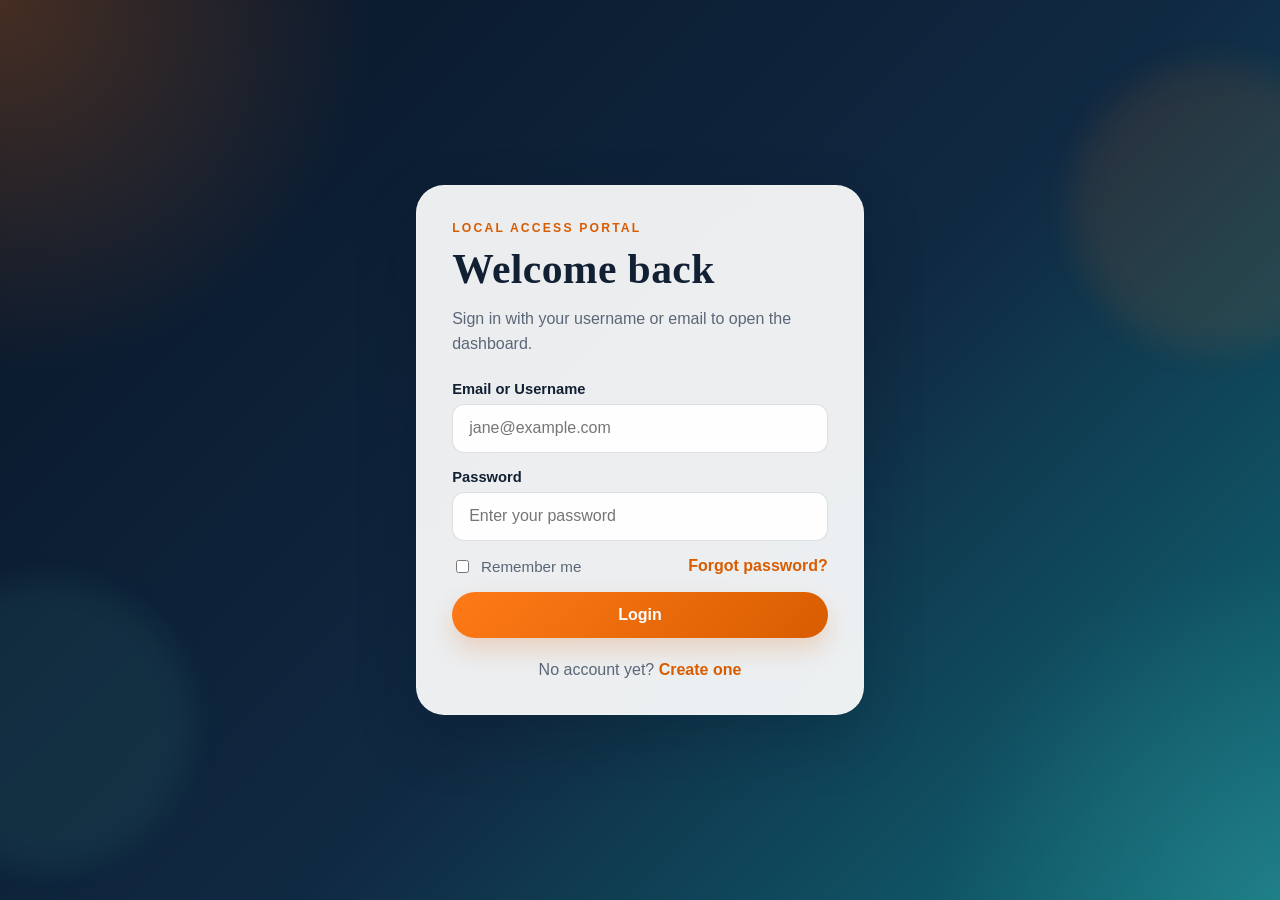
<file: index.html>
<!DOCTYPE html>
<html lang="en">
<head>
<meta charset="UTF-8">
<meta name="viewport" content="width=device-width, initial-scale=1.0">
<title>Sign In</title>
<link rel="stylesheet" href="styles.css">
</head>
<body class="auth-page" data-page="login">
    <div class="page-shell">
        <section class="auth-card">
            <p class="brand-kicker">Local Access Portal</p>
            <h1 class="page-title">Welcome back</h1>
            <p class="page-copy">Sign in with your username or email to open the dashboard.</p>

            <div id="loginMessage" class="form-message" aria-live="polite"></div>

            <form id="loginForm" class="auth-form" novalidate>
                <label class="field">
                    <span>Email or Username</span>
                    <input id="loginIdentifier" class="input" type="text" placeholder="jane@example.com" autocomplete="username" required>
                </label>

                <label class="field">
                    <span>Password</span>
                    <input id="loginPassword" class="input" type="password" placeholder="Enter your password" autocomplete="current-password" required>
                </label>

                <div class="form-row">
                    <label class="checkbox-row">
                        <input id="rememberMe" type="checkbox">
                        <span>Remember me</span>
                    </label>

                    <a id="forgotPasswordLink" class="text-link" href="#">Forgot password?</a>
                </div>

                <button class="btn btn-primary" type="submit">Login</button>
            </form>

            <p class="footer-copy">
                No account yet?
                <a class="text-link" href="registration.html">Create one</a>
            </p>
        </section>
    </div>

    <script src="app.js"></script>
</body>
</html>
</file>
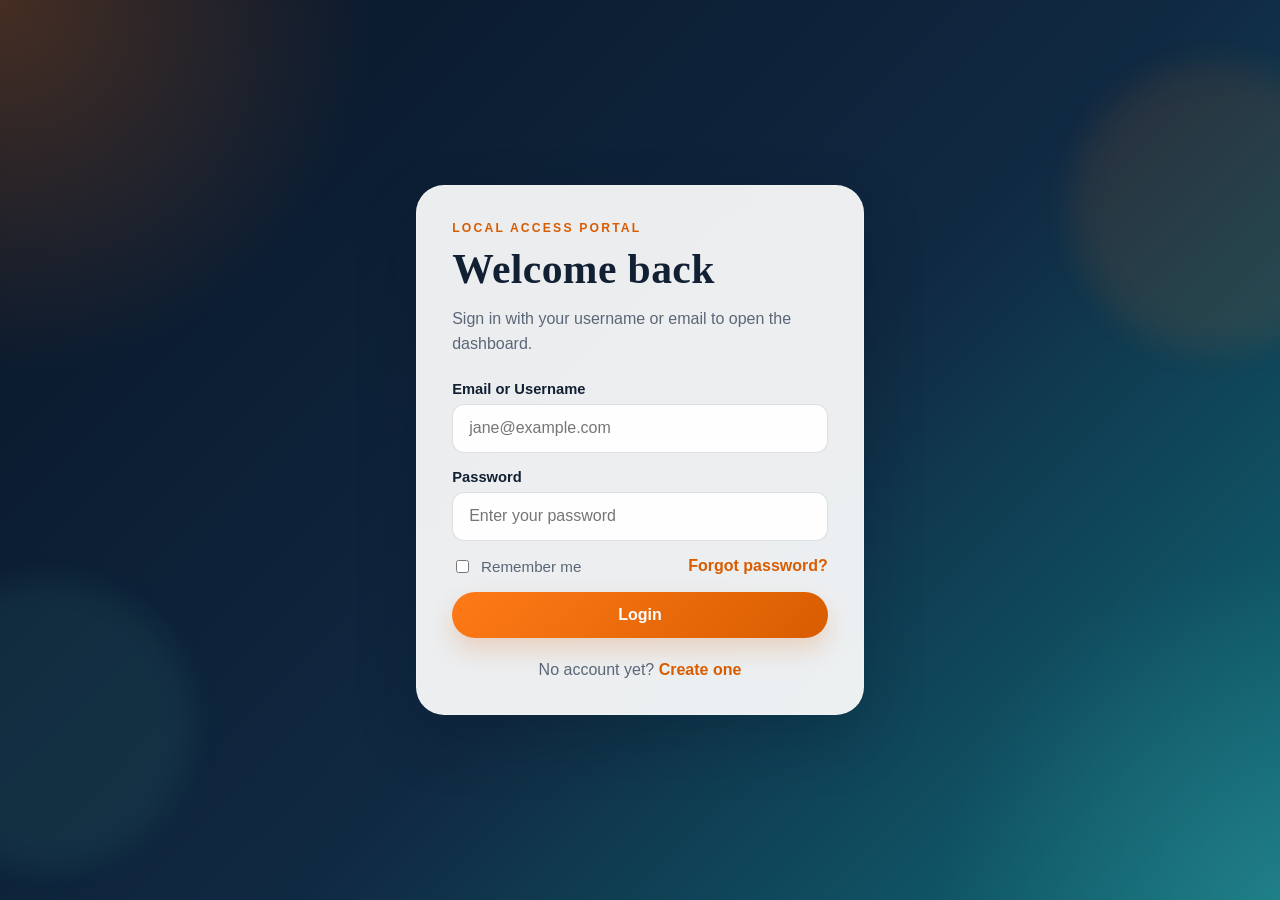
<file: dashboard.html>
<!DOCTYPE html>
<html lang="en">
<head>
<meta charset="UTF-8">
<meta name="viewport" content="width=device-width, initial-scale=1.0">
<title>Dashboard</title>
<link rel="stylesheet" href="styles.css">
</head>
<body class="dashboard-page" data-page="dashboard">
    <main class="dashboard-shell">
        <header class="dashboard-header">
            <div>
                <p class="brand-kicker">User Dashboard</p>
                <h1 id="welcomeHeading" class="dashboard-title">Welcome</h1>
                <p class="page-copy">This dashboard is protected by the shared login state stored in your browser.</p>
            </div>

            <div class="header-actions">
                <span id="sessionMode" class="tag">Session</span>
                <button class="btn btn-secondary" type="button" data-action="logout">Logout</button>
            </div>
        </header>

        <section class="summary-grid">
            <article class="summary-card">
                <span class="summary-label">Total Tasks</span>
                <strong id="totalTasks" class="summary-value">0</strong>
            </article>
            <article class="summary-card">
                <span class="summary-label">Completed</span>
                <strong id="completedTasks" class="summary-value">0</strong>
            </article>
            <article class="summary-card">
                <span class="summary-label">Pending</span>
                <strong id="pendingTasks" class="summary-value">0</strong>
            </article>
        </section>

        <section class="dashboard-grid">
            <article class="panel">
                <div class="panel-head">
                    <h2>Account Overview</h2>
                </div>

                <dl class="details-list">
                    <div class="detail-row">
                        <dt>Name</dt>
                        <dd id="profileName">-</dd>
                    </div>
                    <div class="detail-row">
                        <dt>Username</dt>
                        <dd id="profileUsername">-</dd>
                    </div>
                    <div class="detail-row">
                        <dt>Email</dt>
                        <dd id="profileEmail">-</dd>
                    </div>
                    <div class="detail-row">
                        <dt>Member Since</dt>
                        <dd id="profileJoined">-</dd>
                    </div>
                    <div class="detail-row">
                        <dt>Last Login</dt>
                        <dd id="profileLastLogin">-</dd>
                    </div>
                </dl>
            </article>

            <article class="panel panel-large">
                <div class="panel-head">
                    <div>
                        <h2>Task Manager</h2>
                        <p class="panel-copy">Add quick dashboard tasks, mark them complete, or remove them.</p>
                    </div>
                    <button id="clearCompletedBtn" class="btn btn-ghost" type="button">Clear Completed</button>
                </div>

                <div id="taskMessage" class="form-message" aria-live="polite"></div>

                <form id="taskForm" class="task-form" novalidate>
                    <input id="taskInput" class="input" type="text" placeholder="Add a new task">
                    <button class="btn btn-primary" type="submit">Add Task</button>
                </form>

                <ul id="taskList" class="task-list"></ul>
                <p id="emptyState" class="empty-state">No tasks yet. Add your first item above.</p>
            </article>
        </section>
    </main>

    <script src="app.js"></script>
</body>
</html>
</file>
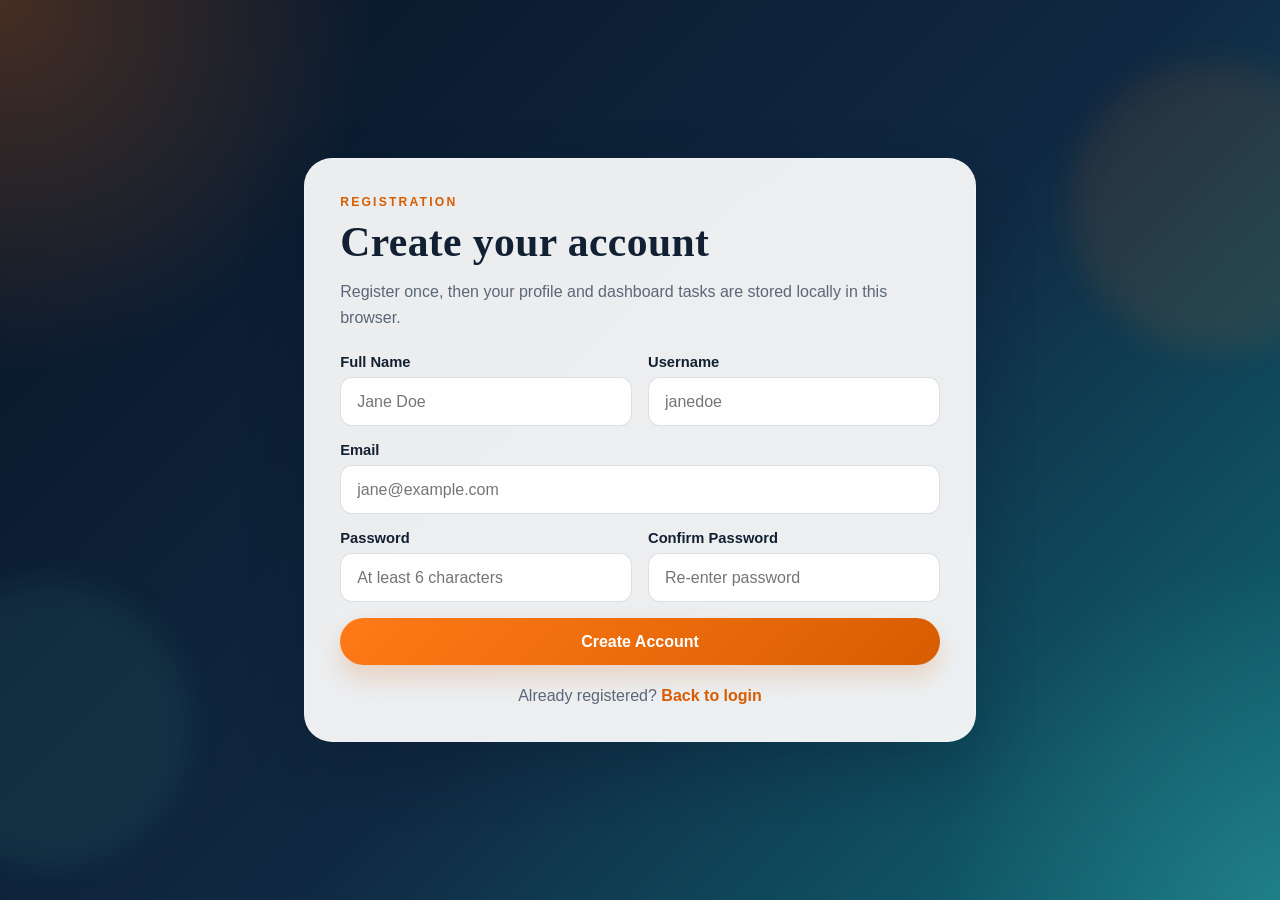
<file: registration.html>
<!DOCTYPE html>
<html lang="en">
<head>
<meta charset="UTF-8">
<meta name="viewport" content="width=device-width, initial-scale=1.0">
<title>Create Account</title>
<link rel="stylesheet" href="styles.css">
</head>
<body class="auth-page" data-page="register">
    <div class="page-shell">
        <section class="auth-card auth-card-wide">
            <p class="brand-kicker">Registration</p>
            <h1 class="page-title">Create your account</h1>
            <p class="page-copy">Register once, then your profile and dashboard tasks are stored locally in this browser.</p>

            <div id="registerMessage" class="form-message" aria-live="polite"></div>

            <form id="registerForm" class="auth-form" novalidate>
                <div class="field-grid">
                    <label class="field">
                        <span>Full Name</span>
                        <input id="registerName" class="input" type="text" placeholder="Jane Doe" autocomplete="name" required>
                    </label>

                    <label class="field">
                        <span>Username</span>
                        <input id="registerUsername" class="input" type="text" placeholder="janedoe" autocomplete="username" required>
                    </label>
                </div>

                <label class="field">
                    <span>Email</span>
                    <input id="registerEmail" class="input" type="email" placeholder="jane@example.com" autocomplete="email" required>
                </label>

                <div class="field-grid">
                    <label class="field">
                        <span>Password</span>
                        <input id="registerPassword" class="input" type="password" placeholder="At least 6 characters" autocomplete="new-password" required>
                    </label>

                    <label class="field">
                        <span>Confirm Password</span>
                        <input id="registerConfirmPassword" class="input" type="password" placeholder="Re-enter password" autocomplete="new-password" required>
                    </label>
                </div>

                <button class="btn btn-primary" type="submit">Create Account</button>
            </form>

            <p class="footer-copy">
                Already registered?
                <a class="text-link" href="index.html">Back to login</a>
            </p>
        </section>
    </div>

    <script src="app.js"></script>
</body>
</html>
</file>
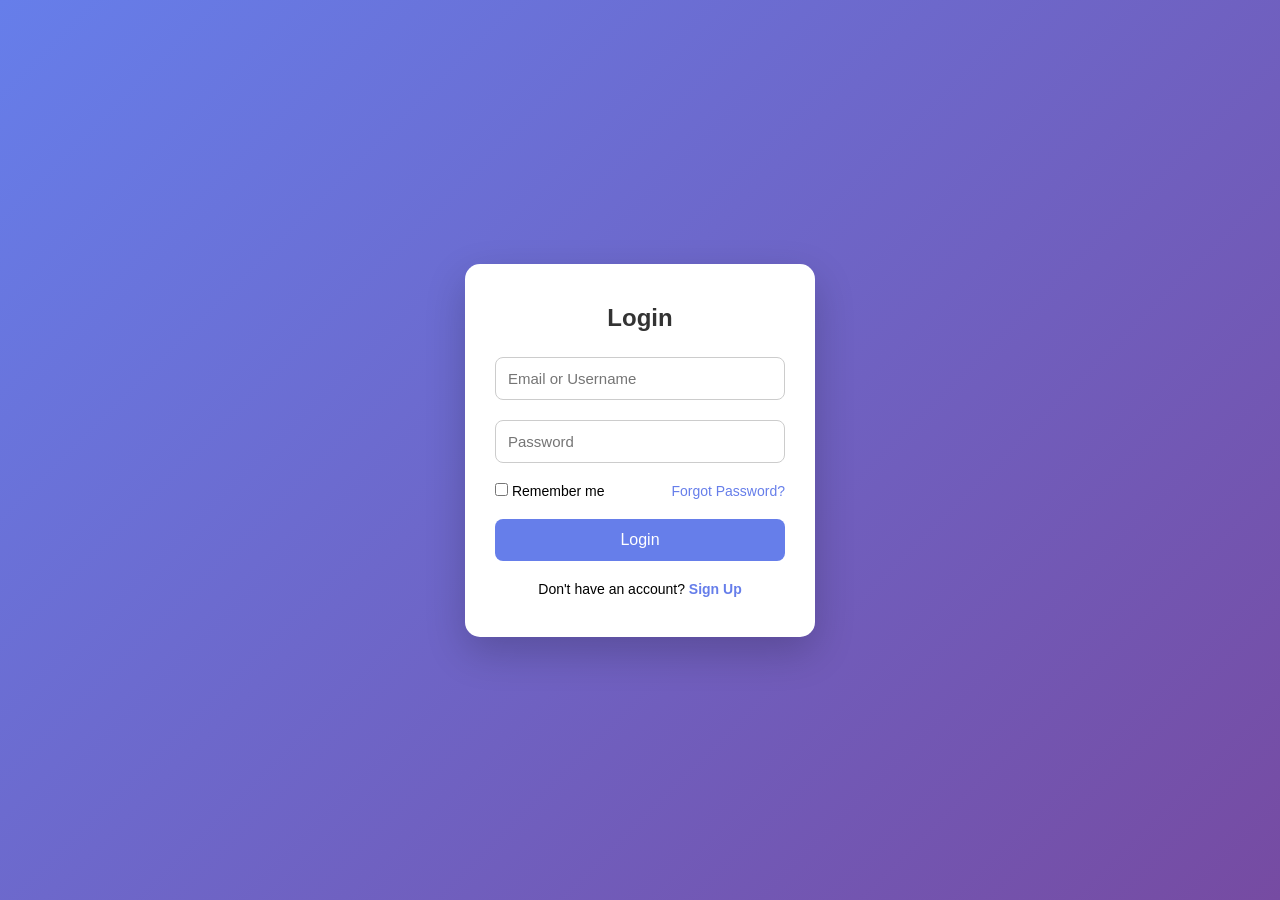
<file: Index/index2.html>
<!DOCTYPE html>
<html lang="en">
<head>
<meta charset="UTF-8">
<meta name="viewport" content="width=device-width, initial-scale=1.0">
<title>Login Page</title>

<style>

*{
    margin:0;
    padding:0;
    box-sizing:border-box;
    font-family: Arial, Helvetica, sans-serif;
}

body{
    height:100vh;
    display:flex;
    justify-content:center;
    align-items:center;
    background:linear-gradient(135deg,#667eea,#764ba2);
}

.login-container{
    width:350px;
    background:white;
    padding:40px 30px;
    border-radius:15px;
    box-shadow:0 15px 40px rgba(0,0,0,0.2);
    text-align:center;
}

.login-container h2{
    margin-bottom:25px;
    color:#333;
}

.input-group{
    position:relative;
    margin-bottom:20px;
}

.input-group input{
    width:100%;
    padding:12px 12px;
    border:1px solid #ccc;
    border-radius:8px;
    outline:none;
    font-size:15px;
    transition:0.3s;
}

.input-group input:focus{
    border-color:#667eea;
    box-shadow:0 0 5px rgba(102,126,234,0.4);
}

.options{
    display:flex;
    justify-content:space-between;
    font-size:14px;
    margin-bottom:20px;
}

.options a{
    text-decoration:none;
    color:#667eea;
}

button{
    width:100%;
    padding:12px;
    border:none;
    border-radius:8px;
    background:#667eea;
    color:white;
    font-size:16px;
    cursor:pointer;
    transition:0.3s;
}

button:hover{
    background:#5563d1;
}

.signup{
    margin-top:20px;
    font-size:14px;
}

.signup a{
    text-decoration:none;
    color:#667eea;
    font-weight:bold;
}

</style>
</head>

<body>

<div class="login-container">

<h2>Login</h2>

<form>

<div class="input-group">
<input type="text" placeholder="Email or Username">
</div>

<div class="input-group">
<input type="password" placeholder="Password">
</div>

<div class="options">
<label>
<input type="checkbox"> Remember me
</label>

<a href="#">Forgot Password?</a>
</div>

<button type="submit">Login</button>

<div class="signup">
Don't have an account? <a href="#">Sign Up</a>
</div>

</form>

</div>

</body>
</html>
</file>
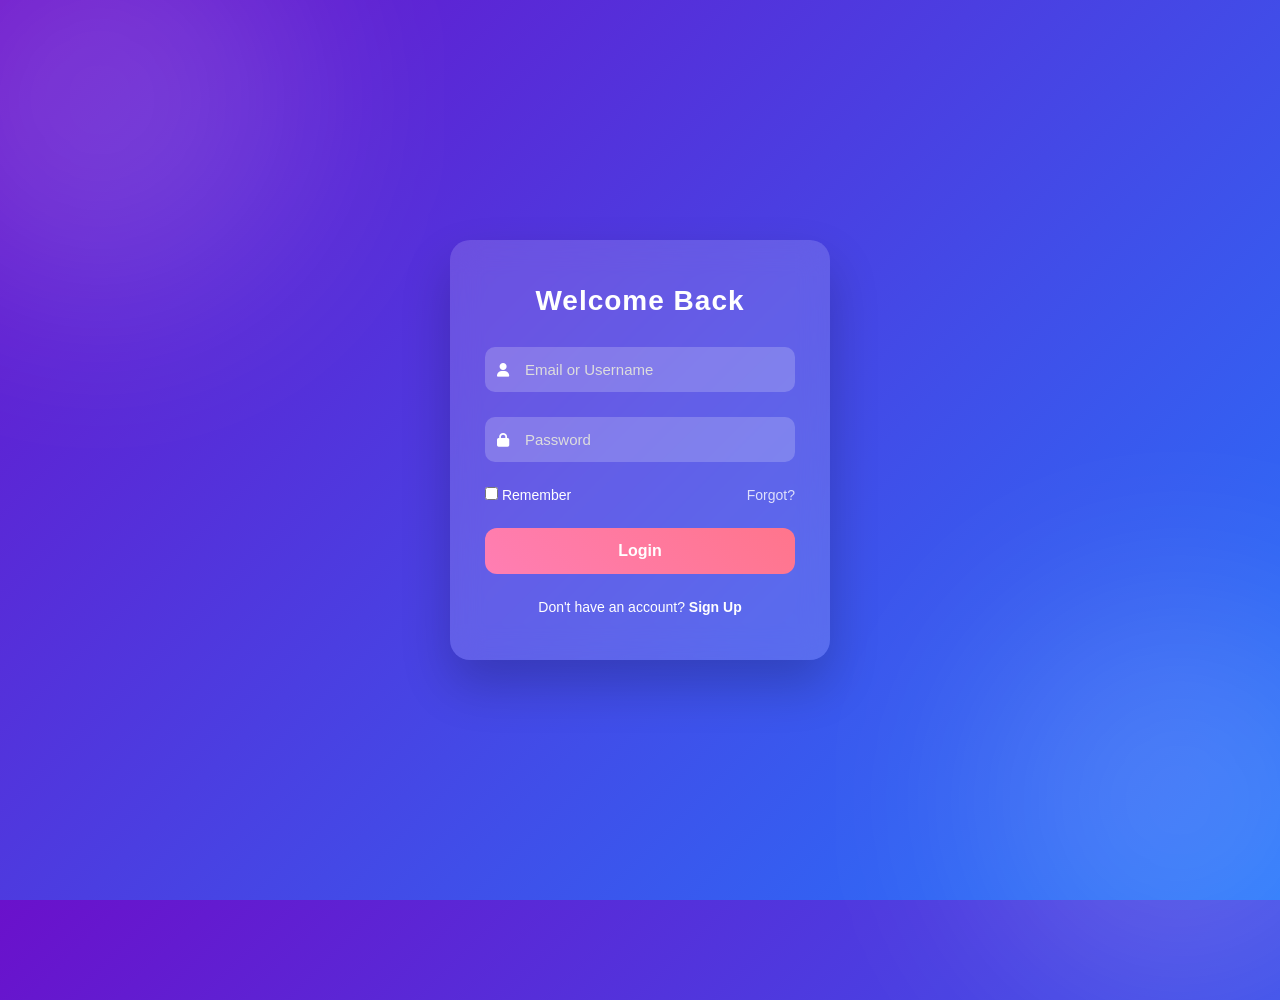
<file: Index/index3.html>
<!DOCTYPE html>
<html lang="en">
<head>
<meta charset="UTF-8">
<meta name="viewport" content="width=device-width, initial-scale=1.0">
<title>Beautiful Login</title>

<link rel="stylesheet" href="https://cdnjs.cloudflare.com/ajax/libs/font-awesome/6.5.0/css/all.min.css">

<style>

*{
margin:0;
padding:0;
box-sizing:border-box;
font-family:'Segoe UI',sans-serif;
}

body{
height:100vh;
display:flex;
justify-content:center;
align-items:center;
background:linear-gradient(135deg,#6a11cb,#2575fc);
overflow:hidden;
}

/* floating background circles */

body::before,
body::after{
content:"";
position:absolute;
width:400px;
height:400px;
border-radius:50%;
background:rgba(255,255,255,0.15);
filter:blur(100px);
}

body::before{
top:-100px;
left:-100px;
}

body::after{
bottom:-100px;
right:-100px;
}

/* glass card */

.login-container{
width:380px;
padding:45px 35px;
border-radius:20px;
background:rgba(255,255,255,0.15);
backdrop-filter:blur(15px);
box-shadow:0 25px 50px rgba(0,0,0,0.2);
color:white;
text-align:center;
}

/* title */

.login-container h2{
font-size:28px;
margin-bottom:30px;
letter-spacing:1px;
}

/* input box */

.input-group{
position:relative;
margin-bottom:25px;
}

.input-group input{
width:100%;
padding:14px 40px;
border:none;
outline:none;
border-radius:10px;
background:rgba(255,255,255,0.2);
color:white;
font-size:15px;
}

.input-group input::placeholder{
color:#ddd;
}

/* icon */

.input-group i{
position:absolute;
left:12px;
top:50%;
transform:translateY(-50%);
color:#fff;
font-size:14px;
}

/* focus effect */

.input-group input:focus{
background:rgba(255,255,255,0.3);
box-shadow:0 0 10px rgba(255,255,255,0.3);
}

/* options */

.options{
display:flex;
justify-content:space-between;
font-size:14px;
margin-bottom:25px;
}

.options a{
text-decoration:none;
color:#fff;
opacity:0.8;
}

.options a:hover{
opacity:1;
}

/* button */

button{
width:100%;
padding:14px;
border:none;
border-radius:12px;
background:linear-gradient(45deg,#ff7eb3,#ff758c);
color:white;
font-size:16px;
font-weight:bold;
cursor:pointer;
transition:0.3s;
}

button:hover{
transform:translateY(-2px);
box-shadow:0 10px 25px rgba(0,0,0,0.3);
}

/* signup */

.signup{
margin-top:25px;
font-size:14px;
}

.signup a{
color:#fff;
font-weight:bold;
text-decoration:none;
}

.signup a:hover{
text-decoration:underline;
}

/* small animation */

.login-container{
animation:fade 1s ease;
}

@keyframes fade{
from{
opacity:0;
transform:translateY(20px);
}
to{
opacity:1;
transform:translateY(0);
}
}

</style>

</head>

<body>

<div class="login-container">

<h2>Welcome Back</h2>

<form>

<div class="input-group">
<i class="fa fa-user"></i>
<input type="text" placeholder="Email or Username">
</div>

<div class="input-group">
<i class="fa fa-lock"></i>
<input type="password" placeholder="Password">
</div>

<div class="options">
<label>
<input type="checkbox"> Remember
</label>

<a href="#">Forgot?</a>
</div>

<button type="submit">Login</button>

<div class="signup">
Don't have an account? <a href="#">Sign Up</a>
</div>

</form>

</div>

</body>
</html>
</file>
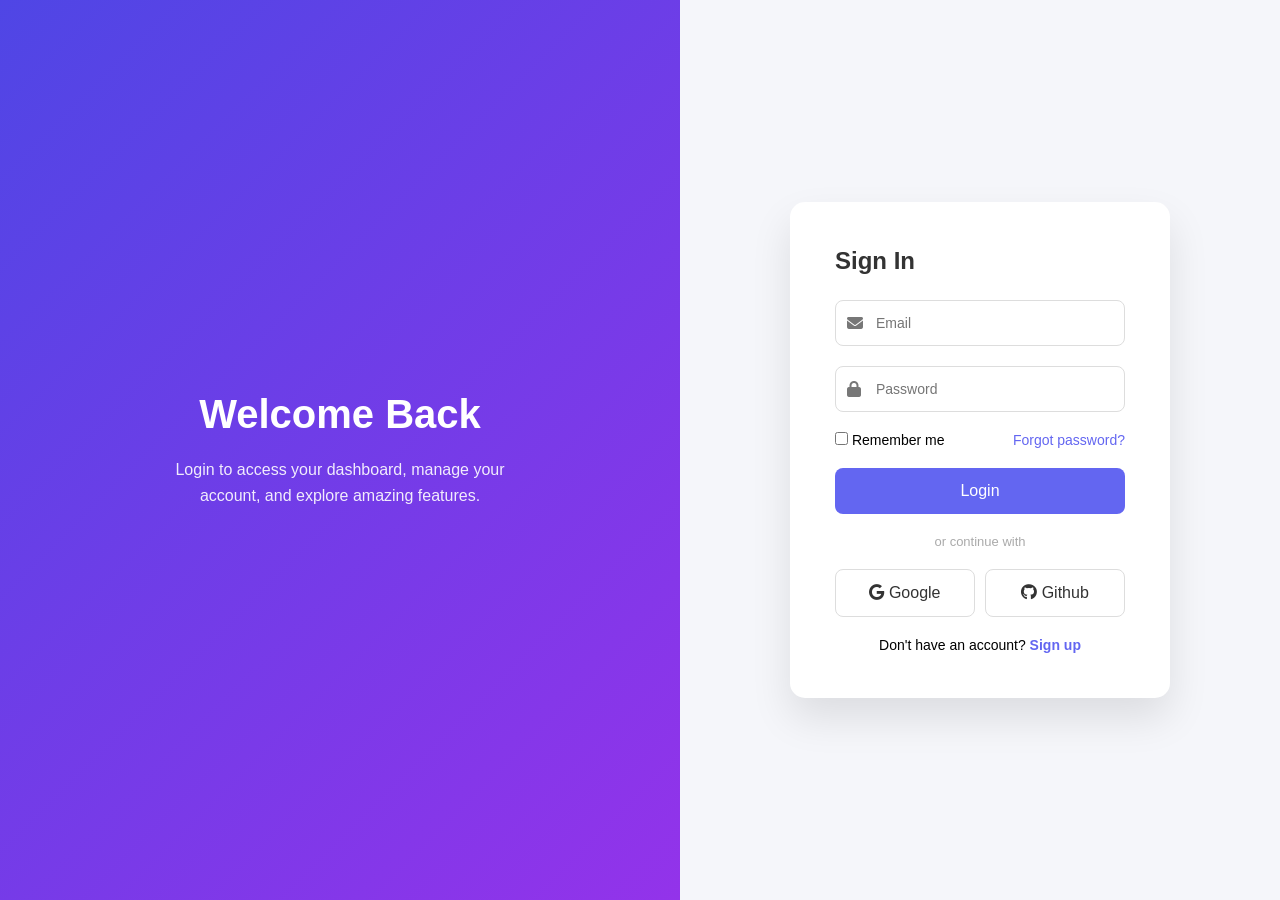
<file: Index/index4.html>
<!DOCTYPE html>
<html lang="en">
<head>
<meta charset="UTF-8">
<meta name="viewport" content="width=device-width, initial-scale=1.0">
<title>Premium Login</title>

<link rel="stylesheet" href="https://cdnjs.cloudflare.com/ajax/libs/font-awesome/6.5.0/css/all.min.css">

<style>

*{
margin:0;
padding:0;
box-sizing:border-box;
font-family: "Segoe UI", sans-serif;
}

body{
height:100vh;
display:flex;
}

/* LEFT SIDE */

.left{
flex:1;
background:linear-gradient(135deg,#4f46e5,#9333ea);
color:white;
display:flex;
flex-direction:column;
justify-content:center;
align-items:center;
padding:40px;
text-align:center;
}

.left h1{
font-size:40px;
margin-bottom:20px;
}

.left p{
font-size:16px;
max-width:350px;
opacity:0.9;
line-height:1.6;
}

/* RIGHT SIDE */

.right{
flex:1;
display:flex;
justify-content:center;
align-items:center;
background:#f5f6fa;
}

.login-card{
width:380px;
background:white;
padding:45px;
border-radius:15px;
box-shadow:0 20px 40px rgba(0,0,0,0.1);
}

.login-card h2{
margin-bottom:25px;
color:#333;
}

/* INPUT */

.input-box{
position:relative;
margin-bottom:20px;
}

.input-box input{
width:100%;
padding:14px 40px;
border:1px solid #ddd;
border-radius:8px;
outline:none;
font-size:14px;
transition:0.3s;
}

.input-box input:focus{
border-color:#6366f1;
box-shadow:0 0 8px rgba(99,102,241,0.2);
}

.input-box i{
position:absolute;
left:12px;
top:50%;
transform:translateY(-50%);
color:#777;
}

/* OPTIONS */

.options{
display:flex;
justify-content:space-between;
font-size:14px;
margin-bottom:20px;
}

.options a{
text-decoration:none;
color:#6366f1;
}

/* BUTTON */

button{
width:100%;
padding:14px;
border:none;
border-radius:8px;
background:#6366f1;
color:white;
font-size:16px;
cursor:pointer;
transition:0.3s;
}

button:hover{
background:#4f46e5;
}

/* DIVIDER */

.divider{
text-align:center;
margin:20px 0;
color:#aaa;
font-size:13px;
}

/* SOCIAL LOGIN */

.social{
display:flex;
gap:10px;
}

.social button{
flex:1;
background:white;
border:1px solid #ddd;
color:#333;
}

.social button:hover{
background:#f2f2f2;
}

/* SIGNUP */

.signup{
margin-top:20px;
font-size:14px;
text-align:center;
}

.signup a{
color:#6366f1;
text-decoration:none;
font-weight:600;
}

</style>
</head>

<body>

<div class="left">

<h1>Welcome Back</h1>
<p>
Login to access your dashboard, manage your account,
and explore amazing features.
</p>

</div>


<div class="right">

<div class="login-card">

<h2>Sign In</h2>

<form>

<div class="input-box">
<i class="fa fa-envelope"></i>
<input type="text" placeholder="Email">
</div>

<div class="input-box">
<i class="fa fa-lock"></i>
<input type="password" placeholder="Password">
</div>

<div class="options">
<label><input type="checkbox"> Remember me</label>
<a href="#">Forgot password?</a>
</div>

<button>Login</button>

<div class="divider">or continue with</div>

<div class="social">
<button><i class="fab fa-google"></i> Google</button>
<button><i class="fab fa-github"></i> Github</button>
</div>

<div class="signup">
Don't have an account? <a href="#">Sign up</a>
</div>

</form>

</div>

</div>

</body>
</html>
</file>
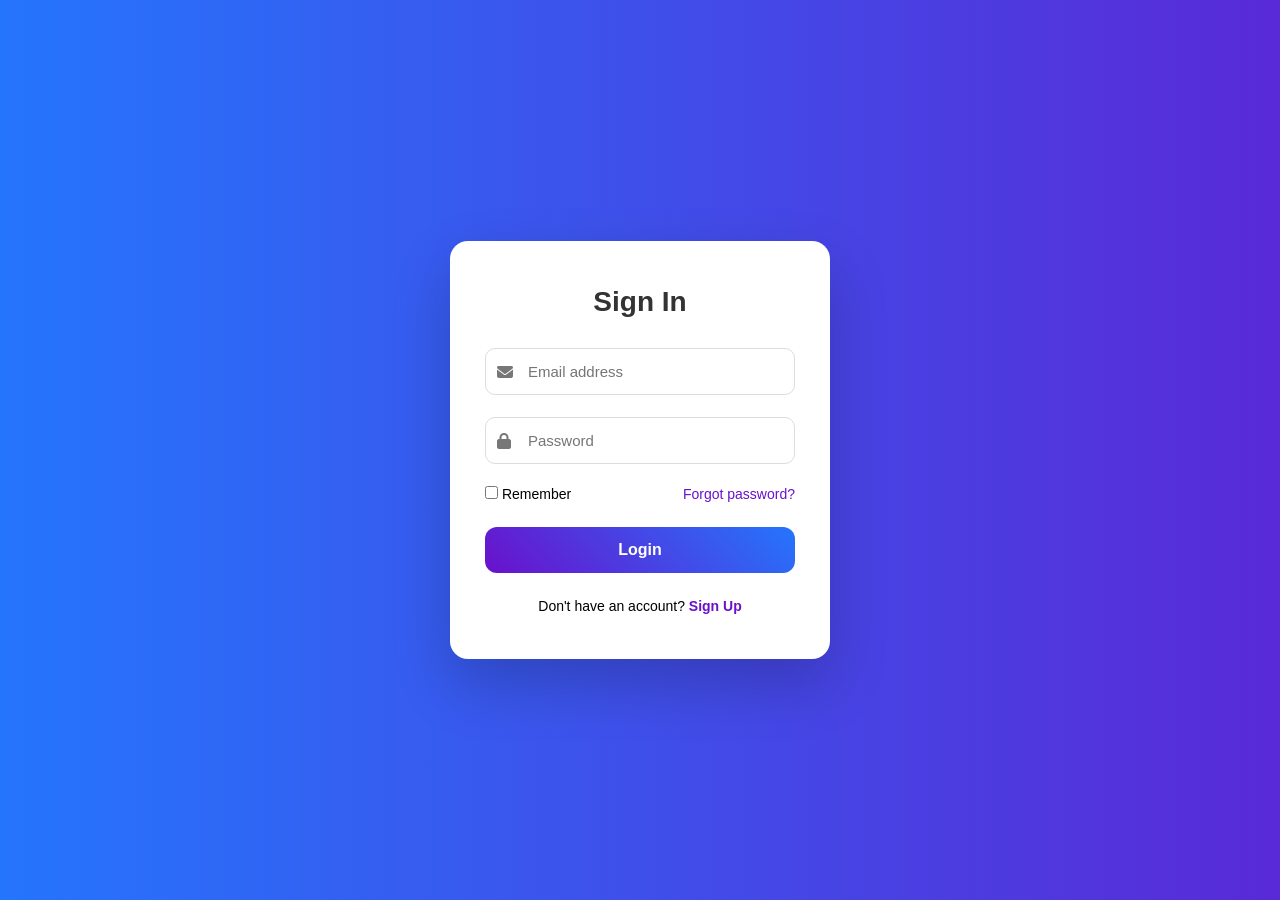
<file: Index/index5.html>
<!DOCTYPE html>
<html lang="en">
<head>
<meta charset="UTF-8">
<meta name="viewport" content="width=device-width, initial-scale=1.0">
<title>Luxury Gradient Login</title>

<link rel="stylesheet" href="https://cdnjs.cloudflare.com/ajax/libs/font-awesome/6.5.0/css/all.min.css">

<style>

*{
margin:0;
padding:0;
box-sizing:border-box;
font-family:'Segoe UI',sans-serif;
}

/* Animated gradient background */

body{
height:100vh;
display:flex;
justify-content:center;
align-items:center;

background:linear-gradient(270deg,#ff7e5f,#feb47b,#6a11cb,#2575fc);

background-size:400% 400%;
animation:gradientMove 10s ease infinite;
}

/* Gradient animation */

@keyframes gradientMove{

0%{background-position:0% 50%;}
50%{background-position:100% 50%;}
100%{background-position:0% 50%;}

}

/* Login Card */

.login-card{

width:380px;
padding:45px 35px;

background:white;

border-radius:18px;

box-shadow:0 25px 60px rgba(0,0,0,0.2);

text-align:center;

}

/* Title */

.login-card h2{

font-size:28px;
margin-bottom:30px;
color:#333;

}

/* Input Fields */

.input-box{
position:relative;
margin-bottom:22px;
}

.input-box input{

width:100%;
padding:14px 42px;

border-radius:10px;
border:1px solid #ddd;

outline:none;
font-size:15px;

transition:0.3s;

}

.input-box input:focus{

border-color:#6a11cb;
box-shadow:0 0 10px rgba(106,17,203,0.3);

}

/* Icons */

.input-box i{

position:absolute;
left:12px;
top:50%;
transform:translateY(-50%);
color:#777;

}

/* Options */

.options{

display:flex;
justify-content:space-between;
font-size:14px;
margin-bottom:25px;

}

.options a{

text-decoration:none;
color:#6a11cb;

}

/* Button */

button{

width:100%;
padding:14px;

border:none;
border-radius:12px;

background:linear-gradient(45deg,#6a11cb,#2575fc);

color:white;

font-size:16px;
font-weight:bold;

cursor:pointer;

transition:0.3s;

}

button:hover{

transform:translateY(-3px);

box-shadow:0 10px 25px rgba(0,0,0,0.25);

}

/* Signup */

.signup{

margin-top:25px;
font-size:14px;

}

.signup a{

color:#6a11cb;
font-weight:600;
text-decoration:none;

}

/* Card animation */

.login-card{

animation:fadeIn 1s ease;

}

@keyframes fadeIn{

from{
opacity:0;
transform:translateY(20px);
}

to{
opacity:1;
transform:translateY(0);
}

}

</style>

</head>

<body>

<div class="login-card">

<h2>Sign In</h2>

<form>

<div class="input-box">
<i class="fa fa-envelope"></i>
<input type="text" placeholder="Email address">
</div>

<div class="input-box">
<i class="fa fa-lock"></i>
<input type="password" placeholder="Password">
</div>

<div class="options">
<label><input type="checkbox"> Remember</label>
<a href="#">Forgot password?</a>
</div>

<button>Login</button>

<div class="signup">
Don't have an account? <a href="#">Sign Up</a>
</div>

</form>

</div>

</body>
</html>
</file>
<file: styles.css>
:root {
    --bg-1: #081426;
    --bg-2: #102942;
    --bg-3: #0f6b77;
    --panel: rgba(255, 255, 255, 0.92);
    --panel-border: rgba(255, 255, 255, 0.25);
    --text: #122033;
    --muted: #5b6778;
    --accent: #ff7a18;
    --accent-dark: #d85d00;
    --accent-soft: rgba(255, 122, 24, 0.18);
    --success: #0a8f67;
    --danger: #c0392b;
    --shadow: 0 24px 60px rgba(3, 16, 34, 0.22);
    --radius-xl: 28px;
    --radius-lg: 18px;
    --radius-md: 12px;
}

* {
    box-sizing: border-box;
}

html {
    min-height: 100%;
}

body {
    margin: 0;
    min-height: 100vh;
    color: var(--text);
    font-family: "Trebuchet MS", "Segoe UI", sans-serif;
    background:
        radial-gradient(circle at top left, rgba(255, 122, 24, 0.25), transparent 24%),
        radial-gradient(circle at bottom right, rgba(83, 193, 196, 0.24), transparent 22%),
        linear-gradient(135deg, var(--bg-1), var(--bg-2) 55%, var(--bg-3));
}

body::before,
body::after {
    content: "";
    position: fixed;
    width: 18rem;
    height: 18rem;
    border-radius: 999px;
    filter: blur(16px);
    opacity: 0.4;
    z-index: 0;
    pointer-events: none;
}

body::before {
    top: 4rem;
    right: -5rem;
    background: rgba(255, 122, 24, 0.25);
}

body::after {
    left: -6rem;
    bottom: 2rem;
    background: rgba(103, 225, 201, 0.18);
}

.page-shell,
.dashboard-shell {
    position: relative;
    z-index: 1;
}

.page-shell {
    min-height: 100vh;
    display: grid;
    place-items: center;
    padding: 1.5rem;
}

.auth-card {
    width: min(100%, 28rem);
    padding: 2.2rem;
    border: 1px solid var(--panel-border);
    border-radius: var(--radius-xl);
    background: var(--panel);
    box-shadow: var(--shadow);
    backdrop-filter: blur(10px);
}

.auth-card-wide {
    width: min(100%, 42rem);
}

.brand-kicker {
    margin: 0 0 0.6rem;
    color: var(--accent-dark);
    text-transform: uppercase;
    letter-spacing: 0.18em;
    font-size: 0.76rem;
    font-weight: 700;
}

.page-title,
.dashboard-title,
.panel h2 {
    margin: 0;
    font-family: Georgia, "Times New Roman", serif;
    letter-spacing: 0.01em;
}

.page-title {
    font-size: clamp(2rem, 4vw, 2.6rem);
}

.page-copy,
.footer-copy,
.panel-copy,
.summary-label,
.empty-state {
    color: var(--muted);
}

.page-copy {
    margin: 0.8rem 0 1.5rem;
    line-height: 1.6;
}

.auth-form,
.task-form {
    display: grid;
    gap: 1rem;
}

.field-grid {
    display: grid;
    grid-template-columns: repeat(2, minmax(0, 1fr));
    gap: 1rem;
}

.field {
    display: grid;
    gap: 0.45rem;
}

.field span,
.detail-row dt {
    font-size: 0.92rem;
    font-weight: 700;
}

.input {
    width: 100%;
    padding: 0.9rem 1rem;
    border: 1px solid rgba(18, 32, 51, 0.14);
    border-radius: var(--radius-md);
    background: rgba(255, 255, 255, 0.95);
    color: var(--text);
    font: inherit;
    transition: border-color 0.2s ease, box-shadow 0.2s ease, transform 0.2s ease;
}

.input:focus {
    outline: none;
    border-color: rgba(255, 122, 24, 0.65);
    box-shadow: 0 0 0 4px rgba(255, 122, 24, 0.12);
    transform: translateY(-1px);
}

.form-row,
.header-actions,
.panel-head,
.task-item,
.detail-row {
    display: flex;
    align-items: center;
    justify-content: space-between;
    gap: 1rem;
}

.checkbox-row {
    display: inline-flex;
    align-items: center;
    gap: 0.55rem;
    color: var(--muted);
    font-size: 0.95rem;
}

.text-link {
    color: var(--accent-dark);
    text-decoration: none;
    font-weight: 700;
}

.text-link:hover {
    text-decoration: underline;
}

.btn {
    border: 0;
    border-radius: 999px;
    padding: 0.9rem 1.2rem;
    font: inherit;
    font-weight: 700;
    cursor: pointer;
    transition: transform 0.18s ease, box-shadow 0.18s ease, background 0.18s ease;
}

.btn:hover {
    transform: translateY(-1px);
}

.btn-primary {
    color: #fff;
    background: linear-gradient(135deg, var(--accent), var(--accent-dark));
    box-shadow: 0 12px 24px rgba(216, 93, 0, 0.2);
}

.btn-secondary,
.btn-ghost {
    background: rgba(18, 32, 51, 0.08);
    color: var(--text);
}

.btn-danger {
    background: rgba(192, 57, 43, 0.12);
    color: var(--danger);
}

.footer-copy {
    margin: 1.4rem 0 0;
    text-align: center;
}

.form-message {
    display: none;
    padding: 0.9rem 1rem;
    border-radius: var(--radius-md);
    font-size: 0.95rem;
    line-height: 1.5;
}

.form-message.show {
    display: block;
}

.form-message.error {
    background: rgba(192, 57, 43, 0.12);
    color: var(--danger);
}

.form-message.success {
    background: rgba(10, 143, 103, 0.12);
    color: var(--success);
}

.dashboard-shell {
    width: min(1100px, calc(100% - 2rem));
    margin: 0 auto;
    padding: 2rem 0 2.5rem;
}

.dashboard-header {
    display: flex;
    align-items: flex-start;
    justify-content: space-between;
    gap: 1.5rem;
    margin-bottom: 1.6rem;
}

.dashboard-title {
    font-size: clamp(2rem, 4vw, 3.2rem);
}

.tag {
    display: inline-flex;
    align-items: center;
    padding: 0.65rem 0.9rem;
    border-radius: 999px;
    background: rgba(255, 255, 255, 0.16);
    color: #fff;
    font-weight: 700;
}

.summary-grid,
.dashboard-grid {
    display: grid;
    gap: 1rem;
}

.summary-grid {
    grid-template-columns: repeat(3, minmax(0, 1fr));
    margin-bottom: 1rem;
}

.summary-card,
.panel {
    background: var(--panel);
    border: 1px solid var(--panel-border);
    border-radius: calc(var(--radius-xl) - 6px);
    box-shadow: var(--shadow);
    backdrop-filter: blur(10px);
}

.summary-card {
    padding: 1.2rem 1.3rem;
}

.summary-value {
    display: block;
    margin-top: 0.55rem;
    font-size: 2rem;
    font-family: Georgia, "Times New Roman", serif;
}

.dashboard-grid {
    grid-template-columns: 0.95fr 1.4fr;
}

.panel {
    padding: 1.35rem;
}

.panel-large {
    min-height: 24rem;
}

.panel-head {
    margin-bottom: 1rem;
}

.panel h2 {
    font-size: 1.35rem;
}

.details-list {
    margin: 0;
}

.detail-row {
    padding: 0.95rem 0;
    border-bottom: 1px solid rgba(18, 32, 51, 0.08);
}

.detail-row:last-child {
    border-bottom: 0;
}

.detail-row dt {
    color: var(--muted);
}

.detail-row dd {
    margin: 0;
    text-align: right;
    font-weight: 700;
}

.task-form {
    grid-template-columns: minmax(0, 1fr) auto;
    margin-bottom: 1rem;
}

.task-list {
    list-style: none;
    margin: 0;
    padding: 0;
    display: grid;
    gap: 0.75rem;
}

.task-item {
    padding: 1rem;
    border-radius: var(--radius-lg);
    background: rgba(8, 20, 38, 0.04);
    align-items: flex-start;
}

.task-main {
    display: grid;
    gap: 0.35rem;
}

.task-text {
    font-weight: 700;
}

.task-meta {
    font-size: 0.85rem;
    color: var(--muted);
}

.task-item.completed .task-text {
    text-decoration: line-through;
    color: var(--muted);
}

.task-actions {
    display: flex;
    gap: 0.55rem;
}

.empty-state {
    margin: 1rem 0 0;
    text-align: center;
}

@media (max-width: 840px) {
    .summary-grid,
    .dashboard-grid,
    .field-grid,
    .task-form {
        grid-template-columns: 1fr;
    }

    .dashboard-header,
    .panel-head,
    .task-item,
    .detail-row {
        align-items: stretch;
        flex-direction: column;
    }

    .header-actions {
        width: 100%;
        justify-content: flex-start;
    }

    .detail-row dd {
        text-align: left;
    }
}
</file>
